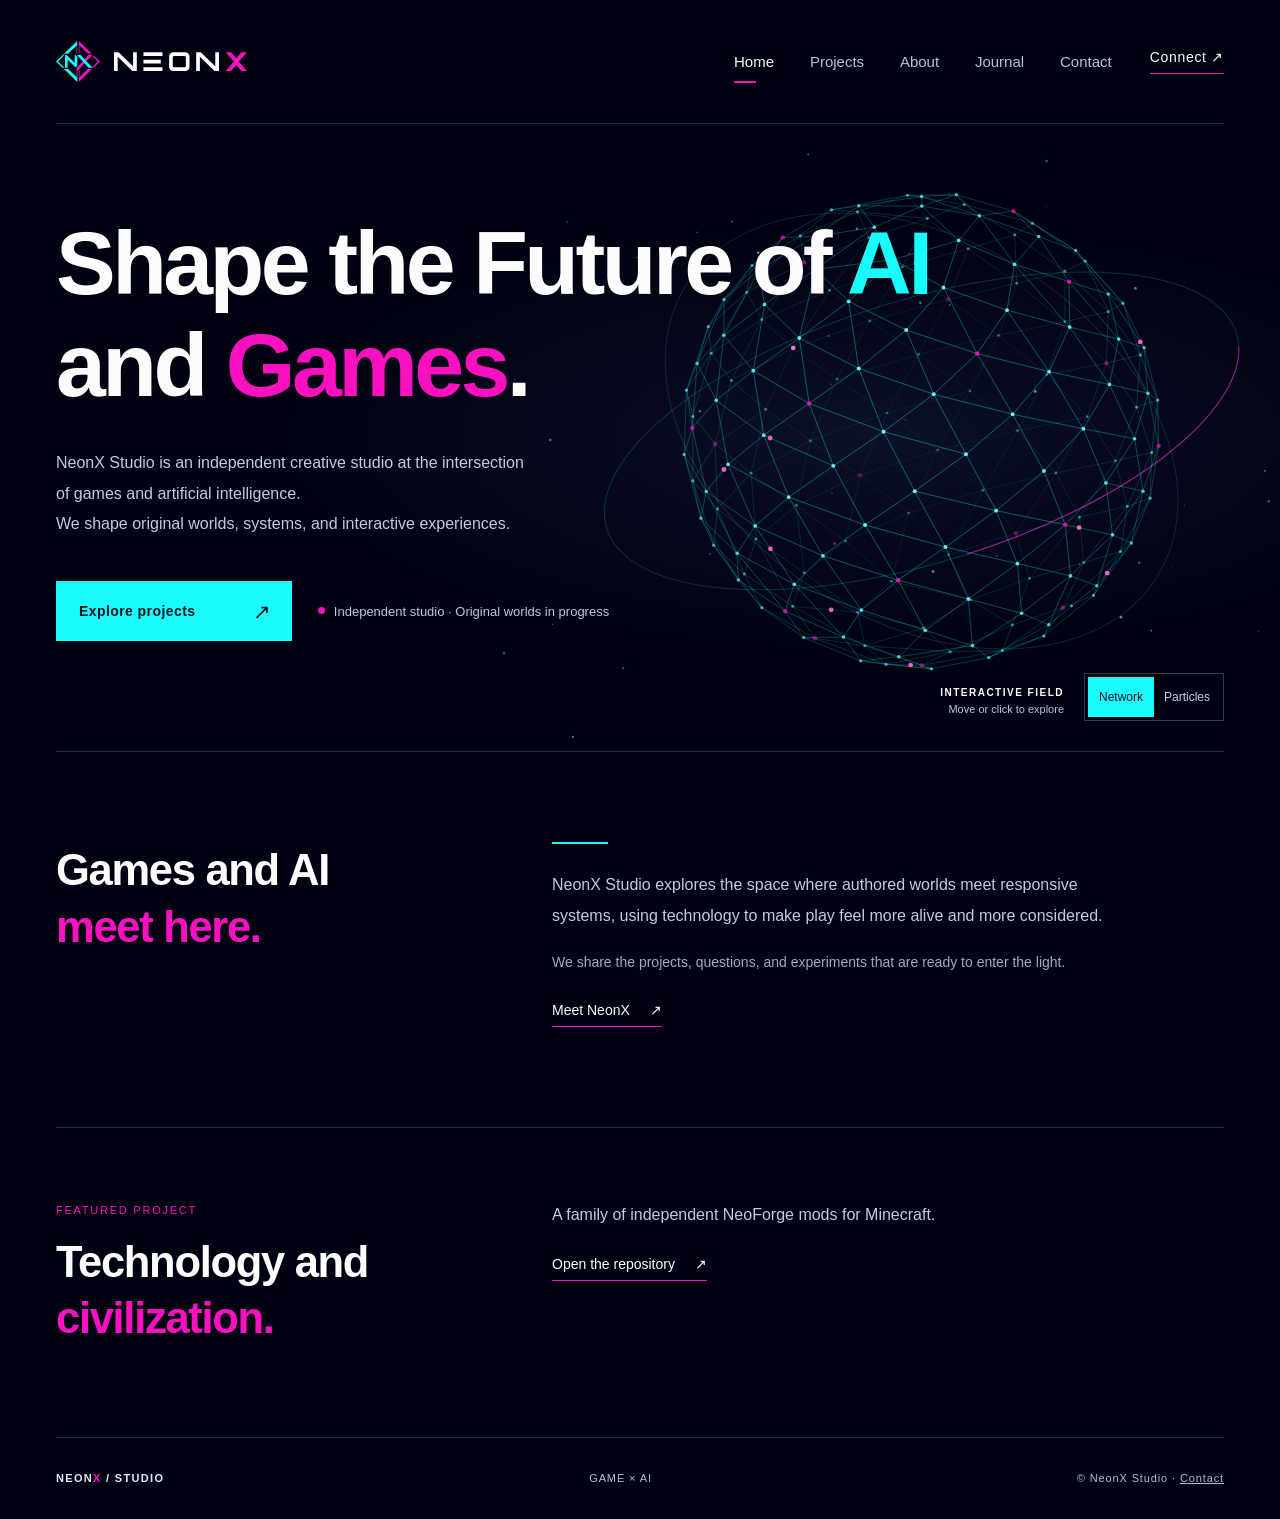
<file: index.html>
<!DOCTYPE html>
<html lang="en">
<head>
  <meta charset="UTF-8">
  <meta name="viewport" content="width=device-width, initial-scale=1">
  <meta name="content-language" content="en">
  <meta name="theme-color" content="#000211">
  <meta name="color-scheme" content="dark">
  <meta name="robots" content="index, follow">
  <meta name="description" content="NeonX Studio is an independent creative studio at the intersection of games and artificial intelligence, building original interactive experiences and experiments.">
  <link rel="canonical" href="https://neonx.top/">
  <link rel="icon" href="favicon.ico" sizes="any">
  <link rel="icon" href="assets/brand/favicon/favicon.svg" type="image/svg+xml">
  <link rel="icon" href="assets/brand/favicon/favicon-32.png" type="image/png" sizes="32x32">
  <link rel="apple-touch-icon" href="assets/brand/favicon/apple-touch-icon.png">
  <link rel="manifest" href="site.webmanifest">
  <meta property="og:type" content="website"><meta property="og:site_name" content="NeonX Studio"><meta property="og:locale" content="en_US">
  <meta property="og:title" content="NeonX Studio | Shape the Future of AI and Games"><meta property="og:description" content="An independent creative studio at the intersection of games and artificial intelligence."><meta property="og:url" content="https://neonx.top/"><meta property="og:image" content="https://neonx.top/assets/brand/png/neonx-social-1280x640.png"><meta property="og:image:alt" content="NeonX Studio brand mark">
  <meta name="twitter:card" content="summary_large_image"><meta name="twitter:title" content="NeonX Studio | Shape the Future of AI and Games"><meta name="twitter:description" content="An independent creative studio at the intersection of games and artificial intelligence."><meta name="twitter:image" content="https://neonx.top/assets/brand/png/neonx-social-1280x640.png">
  <title>NeonX Studio | Shape the Future of AI and Games</title>
  <script type="application/ld+json">
  {"@context":"https://schema.org","@graph":[{"@type":"Organization","@id":"https://neonx.top/#organization","name":"NeonX Studio","url":"https://neonx.top/","logo":"https://neonx.top/assets/brand/web/neonx-mark.svg","email":"mailto:neon_x_studio@163.com","description":"An independent creative studio at the intersection of games and artificial intelligence.","sameAs":["https://github.com/NeonX-Studio"]},{"@type":"WebSite","@id":"https://neonx.top/#website","url":"https://neonx.top/","name":"NeonX Studio","description":"An independent creative studio at the intersection of games and artificial intelligence.","publisher":{"@id":"https://neonx.top/#organization"},"inLanguage":"en"},{"@type":"WebPage","@id":"https://neonx.top/#webpage","url":"https://neonx.top/","name":"NeonX Studio | Shape the Future of AI and Games","isPartOf":{"@id":"https://neonx.top/#website"},"about":{"@id":"https://neonx.top/#organization"},"mainEntity":{"@id":"https://neonx.top/#project-list"},"inLanguage":"en"},{"@type":"ItemList","@id":"https://neonx.top/#project-list","name":"NeonX Studio featured projects","itemListElement":[{"@type":"ListItem","position":1,"name":"Minecraft Technology & Civilization","url":"https://github.com/NeonX-Studio/minecraft-technology-and-civilization","item":{"@id":"https://github.com/NeonX-Studio/minecraft-technology-and-civilization#project"}}]},{"@type":"CreativeWork","@id":"https://github.com/NeonX-Studio/minecraft-technology-and-civilization#project","name":"Minecraft Technology & Civilization","url":"https://github.com/NeonX-Studio/minecraft-technology-and-civilization","description":"A family of independent NeoForge mods for Minecraft.","creator":{"@id":"https://neonx.top/#organization"}}]}
  </script>
  <link rel="stylesheet" href="assets/css/site.css">
</head>
<body>
  <a class="skip-link visually-hidden" href="#main-content">Skip to content</a>
  <div class="page">
    <header class="header wrap">
      <a class="brand" href="/" aria-label="NeonX Studio home"><img class="brand-mark" src="assets/brand/web/neonx-mark.svg" alt="" width="684" height="643"><img class="brand-word" src="assets/brand/web/neonx-wordtype.svg" alt="NeonX Studio" width="806" height="80"></a>
      <div class="header-right"><nav class="nav" aria-label="Primary navigation"><a href="/" aria-current="page">Home</a><a href="projects.html">Projects</a><a href="about.html">About</a><a href="journal.html">Journal</a><a href="contact.html">Contact</a></nav><a class="header-action" href="contact.html">Connect ↗</a></div>
    </header>
    <main id="main-content">
      <section class="screen" id="home" aria-labelledby="home-title">
        <section class="hero"><div class="network" aria-hidden="true"><canvas id="network"></canvas></div><div class="hero-inner wrap"><h1 id="home-title" tabindex="-1">Shape the Future of <span class="hero-accent-ai">AI</span><br>and <span class="hero-accent-games">Games</span>.</h1><p class="hero-copy">NeonX Studio is an independent creative studio at the intersection of games and artificial intelligence.<br>We shape original worlds, systems, and interactive experiences.</p><div class="hero-actions"><a class="connect" href="projects.html">Explore projects <span aria-hidden="true">↗</span></a><span class="status">Independent studio · Original worlds in progress</span></div></div><div class="visual-controls" hidden><p class="visual-caption"><strong>INTERACTIVE FIELD</strong>Move or click to explore</p><div class="mode-switch" role="group" aria-label="Visual mode"><button type="button" data-mode="network" aria-pressed="true">Network</button><button type="button" data-mode="particles" aria-pressed="false">Particles</button></div></div></section>
        <section class="about wrap" aria-labelledby="about-title"><h2 id="about-title">Games and AI<br><span>meet here.</span></h2><div class="about-copy"><span class="about-line" aria-hidden="true"></span><p>NeonX Studio explores the space where authored worlds meet responsive systems, using technology to make play feel more alive and more considered.</p><p>We share the projects, questions, and experiments that are ready to enter the light.</p><a class="text-link" href="about.html">Meet NeonX <span aria-hidden="true">↗</span></a></div></section>
        <section class="home-projects wrap" aria-labelledby="featured-project-title"><div class="home-projects-heading"><span class="project-card-kicker">FEATURED PROJECT</span><h2 id="featured-project-title">Technology and<br><span>civilization.</span></h2></div><div class="home-projects-copy"><p>A family of independent NeoForge mods for Minecraft.</p><a class="text-link" href="https://github.com/NeonX-Studio/minecraft-technology-and-civilization" target="_blank" rel="noopener noreferrer" aria-label="Minecraft Technology and Civilization on GitHub">Open the repository <span aria-hidden="true">↗</span></a></div></section>
      </section>
    </main>
    <footer class="footer wrap"><span class="footer-title">NEON<span>X</span> / STUDIO</span><span>GAME × AI</span><span>© NeonX Studio · <a href="contact.html">Contact</a></span></footer>
  </div>
  <script src="assets/js/site.js" defer></script><script src="assets/js/home.js" defer></script>
</body>
</html>
</file>
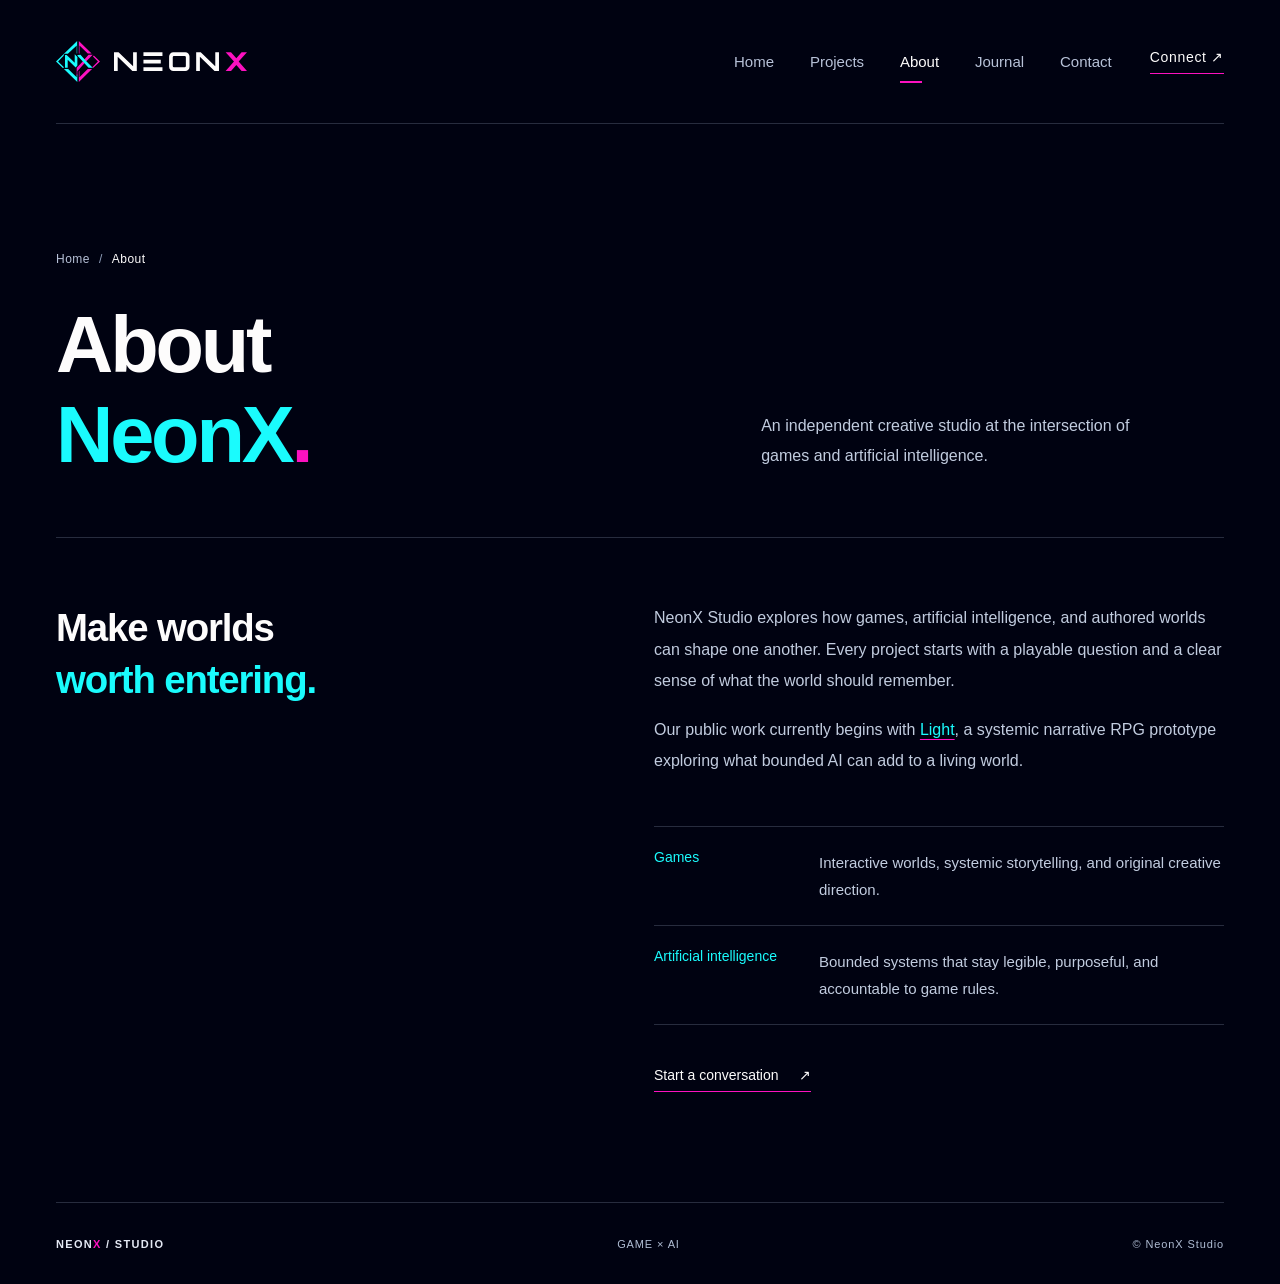
<file: about.html>
<!DOCTYPE html>
<html lang="en">
<head>
  <meta charset="UTF-8"><meta name="viewport" content="width=device-width, initial-scale=1"><meta name="content-language" content="en"><meta name="theme-color" content="#000211"><meta name="color-scheme" content="dark"><meta name="robots" content="index, follow">
  <meta name="description" content="Learn how NeonX Studio explores the intersection of games and artificial intelligence through original interactive work.">
  <link rel="canonical" href="https://neonx.top/about.html"><link rel="icon" href="favicon.ico" sizes="any"><link rel="icon" href="assets/brand/favicon/favicon.svg" type="image/svg+xml"><link rel="apple-touch-icon" href="assets/brand/favicon/apple-touch-icon.png">
  <meta property="og:type" content="website"><meta property="og:site_name" content="NeonX Studio"><meta property="og:locale" content="en_US"><meta property="og:title" content="About NeonX Studio | Games and Artificial Intelligence"><meta property="og:description" content="An independent creative studio at the intersection of games and artificial intelligence."><meta property="og:url" content="https://neonx.top/about.html"><meta property="og:image" content="https://neonx.top/assets/brand/png/neonx-social-1280x640.png"><meta property="og:image:alt" content="NeonX Studio brand mark"><meta name="twitter:card" content="summary_large_image"><meta name="twitter:title" content="About | NeonX Studio"><meta name="twitter:description" content="An independent creative studio at the intersection of games and artificial intelligence."><meta name="twitter:image" content="https://neonx.top/assets/brand/png/neonx-social-1280x640.png"><title>About NeonX Studio | Games and Artificial Intelligence</title>
  <script type="application/ld+json">{"@context":"https://schema.org","@graph":[{"@type":"AboutPage","@id":"https://neonx.top/about.html#webpage","url":"https://neonx.top/about.html","name":"About NeonX Studio | Games and Artificial Intelligence","description":"Learn how NeonX Studio explores the intersection of games and artificial intelligence through original interactive work.","isPartOf":{"@id":"https://neonx.top/#website"},"about":{"@id":"https://neonx.top/#organization"},"breadcrumb":{"@id":"https://neonx.top/about.html#breadcrumb"},"inLanguage":"en"},{"@type":"BreadcrumbList","@id":"https://neonx.top/about.html#breadcrumb","itemListElement":[{"@type":"ListItem","position":1,"name":"Home","item":"https://neonx.top/"},{"@type":"ListItem","position":2,"name":"About","item":"https://neonx.top/about.html"}]},{"@type":"Organization","@id":"https://neonx.top/#organization","name":"NeonX Studio","url":"https://neonx.top/","email":"mailto:neon_x_studio@163.com","description":"An independent creative studio at the intersection of games and artificial intelligence.","sameAs":["https://github.com/NeonX-Studio"]}]}</script>
  <link rel="stylesheet" href="assets/css/site.css">
</head>
<body><a class="skip-link visually-hidden" href="#main-content">Skip to content</a><div class="page"><header class="header wrap"><a class="brand" href="/" aria-label="NeonX Studio home"><img class="brand-mark" src="assets/brand/web/neonx-mark.svg" alt="" width="684" height="643"><img class="brand-word" src="assets/brand/web/neonx-wordtype.svg" alt="NeonX Studio" width="806" height="80"></a><div class="header-right"><nav class="nav" aria-label="Primary navigation"><a href="/">Home</a><a href="projects.html">Projects</a><a href="about.html" aria-current="page">About</a><a href="journal.html">Journal</a><a href="contact.html">Contact</a></nav><a class="header-action" href="contact.html">Connect ↗</a></div></header><main id="main-content" class="subpage wrap"><nav class="breadcrumbs" aria-label="Breadcrumb"><a href="/">Home</a><span aria-hidden="true">/</span><span aria-current="page">About</span></nav><div class="page-heading"><h1 tabindex="-1">About<br><span>NeonX</span><em>.</em></h1><p>An independent creative studio at the intersection of games and artificial intelligence.</p></div><div class="section-body"><h2>Make worlds<br><span>worth entering.</span></h2><div><p>NeonX Studio explores how games, artificial intelligence, and authored worlds can shape one another. Every project starts with a playable question and a clear sense of what the world should remember.</p><p>Our public work currently begins with <a class="inline-link" href="light.html">Light</a>, a systemic narrative RPG prototype exploring what bounded AI can add to a living world.</p><dl class="feature-list"><div><dt>Games</dt><dd>Interactive worlds, systemic storytelling, and original creative direction.</dd></div><div><dt>Artificial intelligence</dt><dd>Bounded systems that stay legible, purposeful, and accountable to game rules.</dd></div></dl><a class="text-link" href="contact.html">Start a conversation <span aria-hidden="true">↗</span></a></div></div></main><footer class="footer wrap"><span class="footer-title">NEON<span>X</span> / STUDIO</span><span>GAME × AI</span><span>© NeonX Studio</span></footer></div></body></html>
</file>
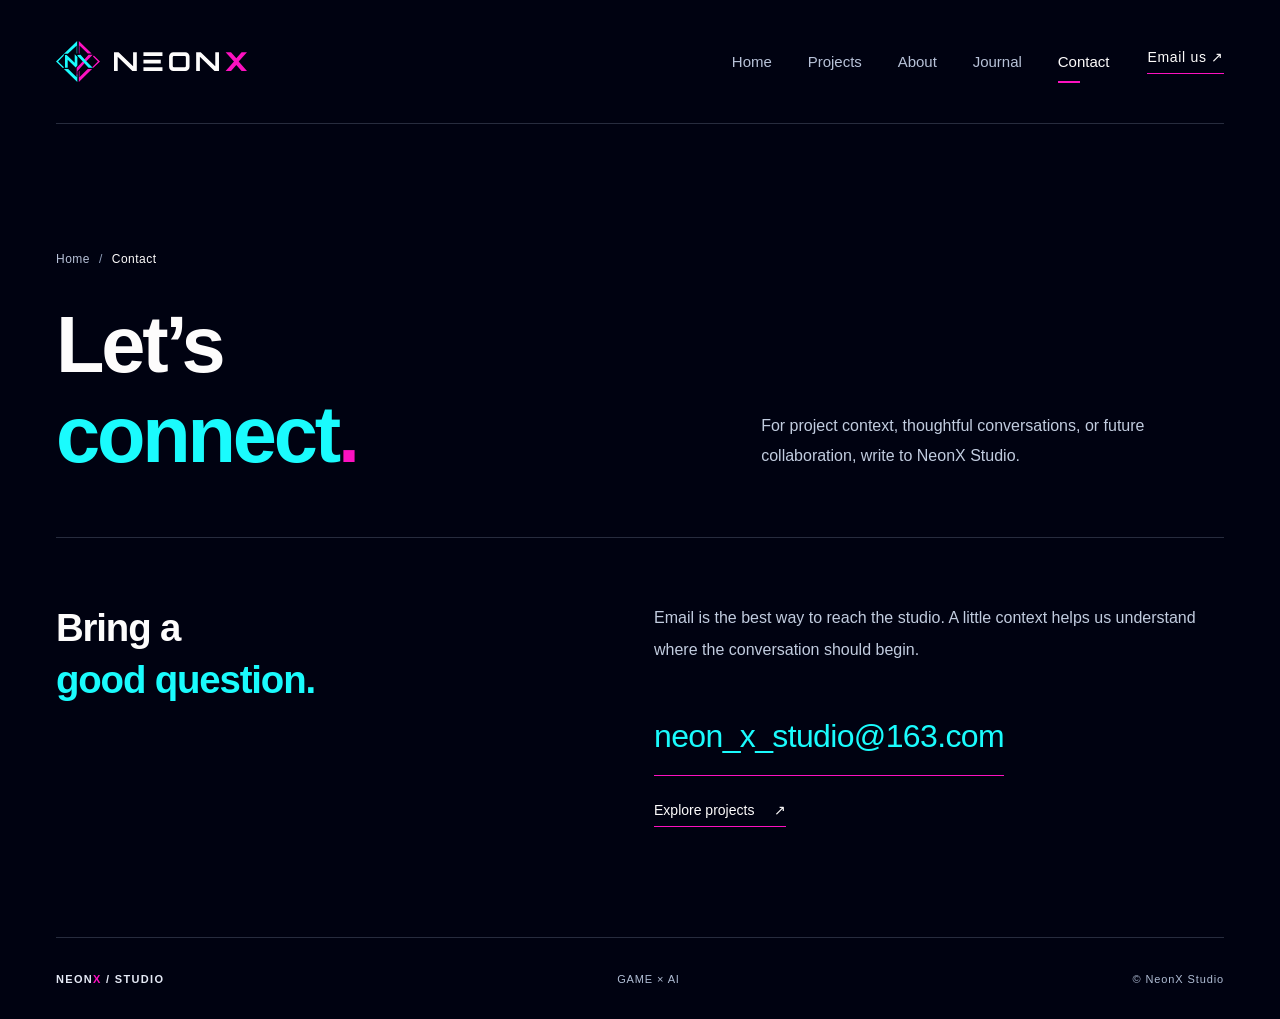
<file: contact.html>
<!DOCTYPE html>
<html lang="en">
<head>
  <meta charset="UTF-8"><meta name="viewport" content="width=device-width, initial-scale=1"><meta name="content-language" content="en"><meta name="theme-color" content="#000211"><meta name="color-scheme" content="dark"><meta name="robots" content="index, follow">
  <meta name="description" content="Contact NeonX Studio at neon_x_studio@163.com for project context, creative conversations, and future collaboration.">
  <link rel="canonical" href="https://neonx.top/contact.html"><link rel="icon" href="favicon.ico" sizes="any"><link rel="icon" href="assets/brand/favicon/favicon.svg" type="image/svg+xml"><link rel="apple-touch-icon" href="assets/brand/favicon/apple-touch-icon.png"><meta property="og:type" content="website"><meta property="og:site_name" content="NeonX Studio"><meta property="og:locale" content="en_US"><meta property="og:title" content="Contact | NeonX Studio"><meta property="og:description" content="Reach NeonX Studio by email."><meta property="og:url" content="https://neonx.top/contact.html"><meta property="og:image" content="https://neonx.top/assets/brand/png/neonx-social-1280x640.png"><meta property="og:image:alt" content="NeonX Studio brand mark"><meta name="twitter:card" content="summary_large_image"><meta name="twitter:title" content="Contact | NeonX Studio"><meta name="twitter:description" content="Reach NeonX Studio by email."><meta name="twitter:image" content="https://neonx.top/assets/brand/png/neonx-social-1280x640.png"><title>Contact | NeonX Studio</title>
  <script type="application/ld+json">{"@context":"https://schema.org","@graph":[{"@type":"ContactPage","@id":"https://neonx.top/contact.html#webpage","url":"https://neonx.top/contact.html","name":"Contact | NeonX Studio","description":"Contact NeonX Studio by email.","isPartOf":{"@id":"https://neonx.top/#website"},"about":{"@id":"https://neonx.top/#organization"},"breadcrumb":{"@id":"https://neonx.top/contact.html#breadcrumb"},"inLanguage":"en"},{"@type":"BreadcrumbList","@id":"https://neonx.top/contact.html#breadcrumb","itemListElement":[{"@type":"ListItem","position":1,"name":"Home","item":"https://neonx.top/"},{"@type":"ListItem","position":2,"name":"Contact","item":"https://neonx.top/contact.html"}]},{"@type":"Organization","@id":"https://neonx.top/#organization","name":"NeonX Studio","url":"https://neonx.top/","email":"mailto:neon_x_studio@163.com","description":"An independent creative studio at the intersection of games and artificial intelligence.","sameAs":["https://github.com/NeonX-Studio"]}]}</script><link rel="stylesheet" href="assets/css/site.css">
</head>
<body><a class="skip-link visually-hidden" href="#main-content">Skip to content</a><div class="page"><header class="header wrap"><a class="brand" href="/" aria-label="NeonX Studio home"><img class="brand-mark" src="assets/brand/web/neonx-mark.svg" alt="" width="684" height="643"><img class="brand-word" src="assets/brand/web/neonx-wordtype.svg" alt="NeonX Studio" width="806" height="80"></a><div class="header-right"><nav class="nav" aria-label="Primary navigation"><a href="/">Home</a><a href="projects.html">Projects</a><a href="about.html">About</a><a href="journal.html">Journal</a><a href="contact.html" aria-current="page">Contact</a></nav><a class="header-action" href="mailto:neon_x_studio@163.com">Email us ↗</a></div></header><main id="main-content" class="subpage wrap"><nav class="breadcrumbs" aria-label="Breadcrumb"><a href="/">Home</a><span aria-hidden="true">/</span><span aria-current="page">Contact</span></nav><div class="page-heading"><h1 tabindex="-1">Let’s<br><span>connect</span><em>.</em></h1><p>For project context, thoughtful conversations, or future collaboration, write to NeonX Studio.</p></div><div class="section-body"><h2>Bring a<br><span>good question.</span></h2><div><p>Email is the best way to reach the studio. A little context helps us understand where the conversation should begin.</p><p><a class="contact-email" href="mailto:neon_x_studio@163.com">neon_x_studio@163.com</a></p><a class="text-link" href="projects.html">Explore projects <span aria-hidden="true">↗</span></a></div></div></main><footer class="footer wrap"><span class="footer-title">NEON<span>X</span> / STUDIO</span><span>GAME × AI</span><span>© NeonX Studio</span></footer></div></body></html>
</file>
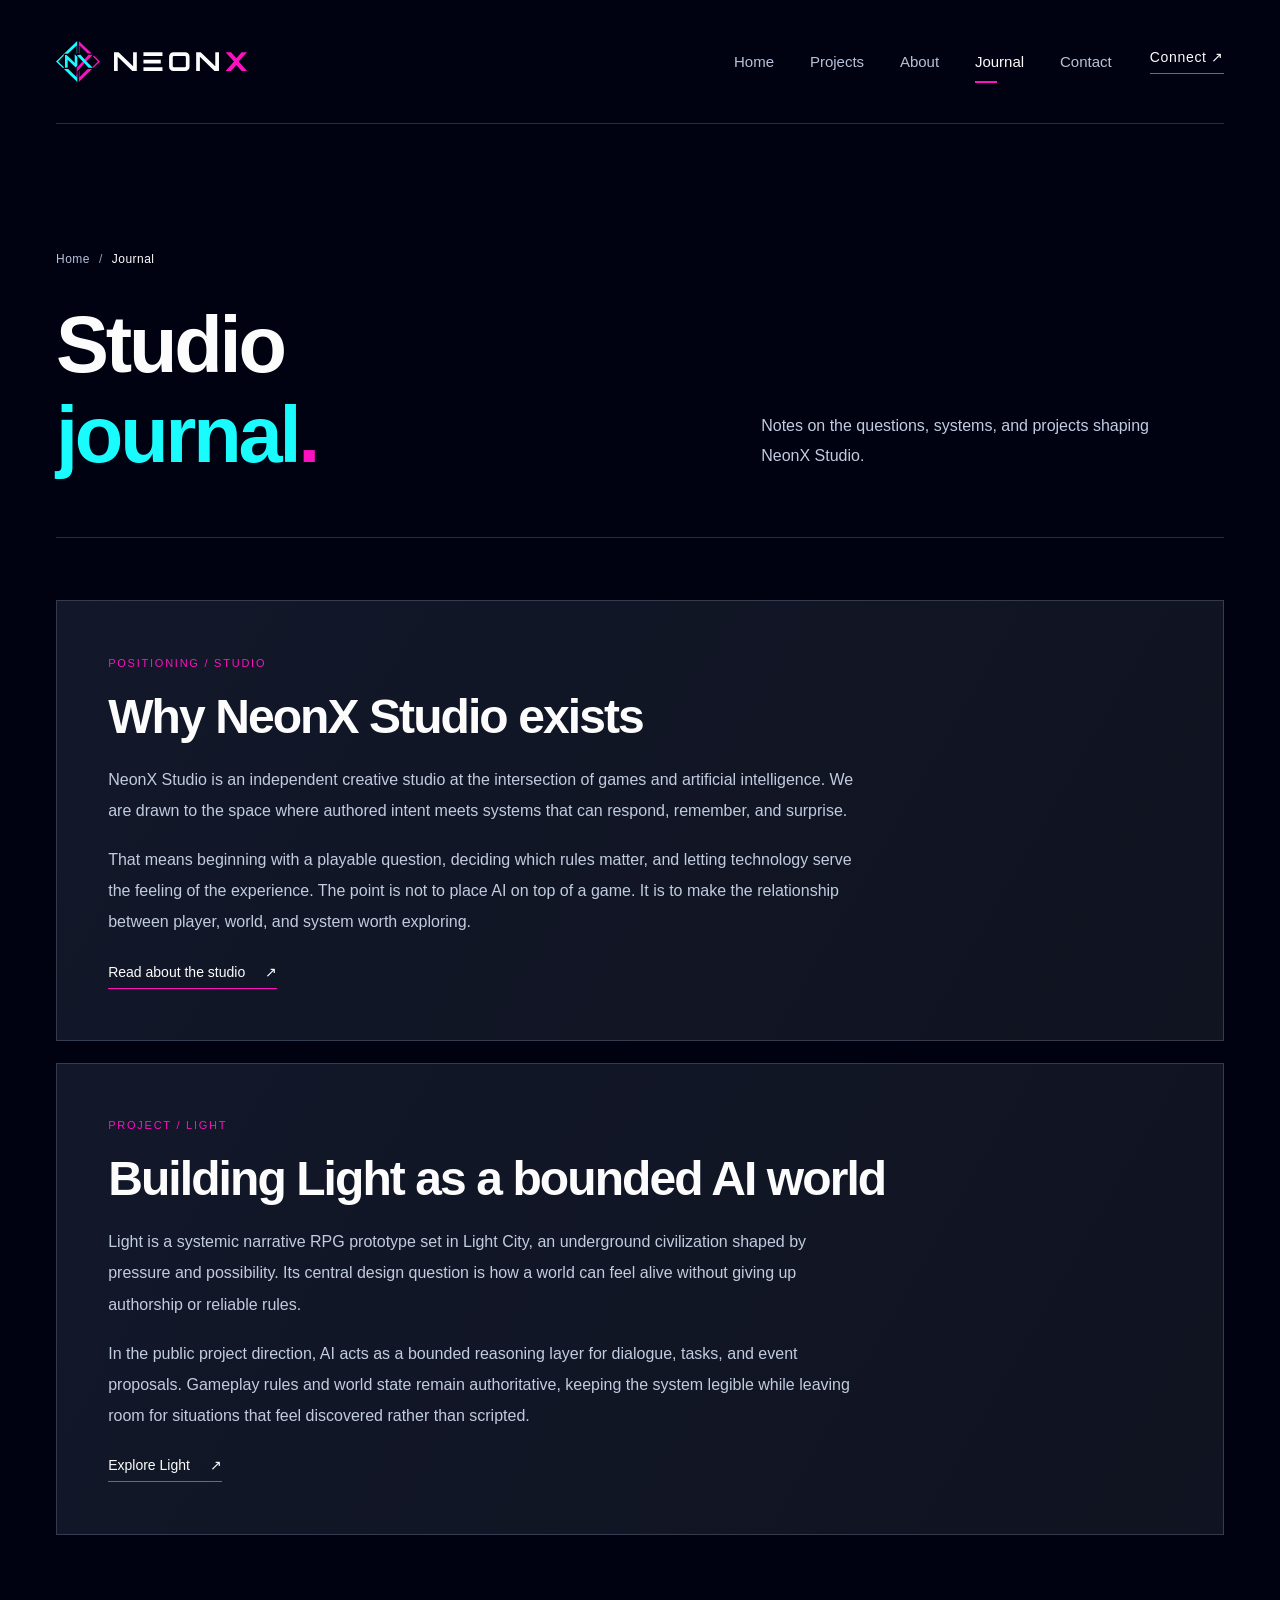
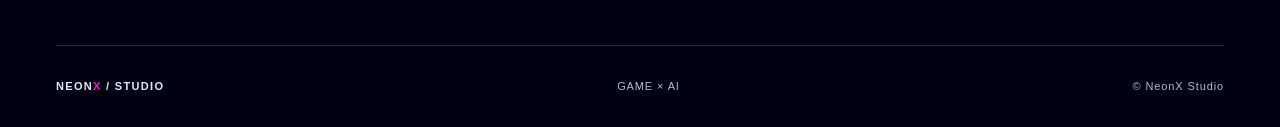
<file: journal.html>
<!DOCTYPE html>
<html lang="en">
<head>
  <meta charset="UTF-8"><meta name="viewport" content="width=device-width, initial-scale=1"><meta name="content-language" content="en"><meta name="theme-color" content="#000211"><meta name="color-scheme" content="dark"><meta name="robots" content="index, follow"><meta name="description" content="Read NeonX Studio notes on games, artificial intelligence, and the systems behind Light."><link rel="canonical" href="https://neonx.top/journal.html"><link rel="icon" href="favicon.ico" sizes="any"><link rel="icon" href="assets/brand/favicon/favicon.svg" type="image/svg+xml"><link rel="apple-touch-icon" href="assets/brand/favicon/apple-touch-icon.png"><meta property="og:type" content="website"><meta property="og:site_name" content="NeonX Studio"><meta property="og:locale" content="en_US"><meta property="og:title" content="Journal | NeonX Studio"><meta property="og:description" content="Notes on games, artificial intelligence, and the systems behind Light."><meta property="og:url" content="https://neonx.top/journal.html"><meta property="og:image" content="https://neonx.top/assets/brand/png/neonx-social-1280x640.png"><meta property="og:image:alt" content="NeonX Studio brand mark"><meta name="twitter:card" content="summary_large_image"><meta name="twitter:title" content="Journal | NeonX Studio"><meta name="twitter:description" content="Notes on games, artificial intelligence, and the systems behind Light."><meta name="twitter:image" content="https://neonx.top/assets/brand/png/neonx-social-1280x640.png"><title>Journal | NeonX Studio</title>
  <script type="application/ld+json">{"@context":"https://schema.org","@graph":[{"@type":"CollectionPage","@id":"https://neonx.top/journal.html#webpage","url":"https://neonx.top/journal.html","name":"Journal | NeonX Studio","description":"Notes on games, artificial intelligence, and the systems behind Light.","isPartOf":{"@id":"https://neonx.top/#website"},"about":{"@id":"https://neonx.top/#organization"},"breadcrumb":{"@id":"https://neonx.top/journal.html#breadcrumb"},"inLanguage":"en"},{"@type":"ItemList","@id":"https://neonx.top/journal.html#articles","name":"NeonX Studio Journal","itemListElement":[{"@type":"ListItem","position":1,"name":"Why NeonX Studio exists","url":"https://neonx.top/journal.html#why-neonx"},{"@type":"ListItem","position":2,"name":"Building Light as a bounded AI world","url":"https://neonx.top/journal.html#light-systems"}]},{"@type":"BreadcrumbList","@id":"https://neonx.top/journal.html#breadcrumb","itemListElement":[{"@type":"ListItem","position":1,"name":"Home","item":"https://neonx.top/"},{"@type":"ListItem","position":2,"name":"Journal","item":"https://neonx.top/journal.html"}]},{"@type":"Organization","@id":"https://neonx.top/#organization","name":"NeonX Studio","url":"https://neonx.top/","email":"mailto:neon_x_studio@163.com","sameAs":["https://github.com/NeonX-Studio"]}]}</script><link rel="stylesheet" href="assets/css/site.css">
</head>
<body><a class="skip-link visually-hidden" href="#main-content">Skip to content</a><div class="page"><header class="header wrap"><a class="brand" href="/" aria-label="NeonX Studio home"><img class="brand-mark" src="assets/brand/web/neonx-mark.svg" alt="" width="684" height="643"><img class="brand-word" src="assets/brand/web/neonx-wordtype.svg" alt="NeonX Studio" width="806" height="80"></a><div class="header-right"><nav class="nav" aria-label="Primary navigation"><a href="/">Home</a><a href="projects.html">Projects</a><a href="about.html">About</a><a href="journal.html" aria-current="page">Journal</a><a href="contact.html">Contact</a></nav><a class="header-action" href="contact.html">Connect ↗</a></div></header><main id="main-content" class="subpage wrap"><nav class="breadcrumbs" aria-label="Breadcrumb"><a href="/">Home</a><span aria-hidden="true">/</span><span aria-current="page">Journal</span></nav><div class="page-heading"><h1 tabindex="-1">Studio<br><span>journal</span><em>.</em></h1><p>Notes on the questions, systems, and projects shaping NeonX Studio.</p></div><div class="journal-list"><article class="journal-entry" id="why-neonx"><span class="project-card-kicker">POSITIONING / STUDIO</span><h2>Why NeonX Studio exists</h2><p>NeonX Studio is an independent creative studio at the intersection of games and artificial intelligence. We are drawn to the space where authored intent meets systems that can respond, remember, and surprise.</p><p>That means beginning with a playable question, deciding which rules matter, and letting technology serve the feeling of the experience. The point is not to place AI on top of a game. It is to make the relationship between player, world, and system worth exploring.</p><a class="text-link" href="about.html">Read about the studio <span aria-hidden="true">↗</span></a></article><article class="journal-entry" id="light-systems"><span class="project-card-kicker">PROJECT / LIGHT</span><h2>Building Light as a bounded AI world</h2><p>Light is a systemic narrative RPG prototype set in Light City, an underground civilization shaped by pressure and possibility. Its central design question is how a world can feel alive without giving up authorship or reliable rules.</p><p>In the public project direction, AI acts as a bounded reasoning layer for dialogue, tasks, and event proposals. Gameplay rules and world state remain authoritative, keeping the system legible while leaving room for situations that feel discovered rather than scripted.</p><a class="text-link" href="light.html">Explore Light <span aria-hidden="true">↗</span></a></article></div></main><footer class="footer wrap"><span class="footer-title">NEON<span>X</span> / STUDIO</span><span>GAME × AI</span><span>© NeonX Studio</span></footer></div></body></html>
</file>
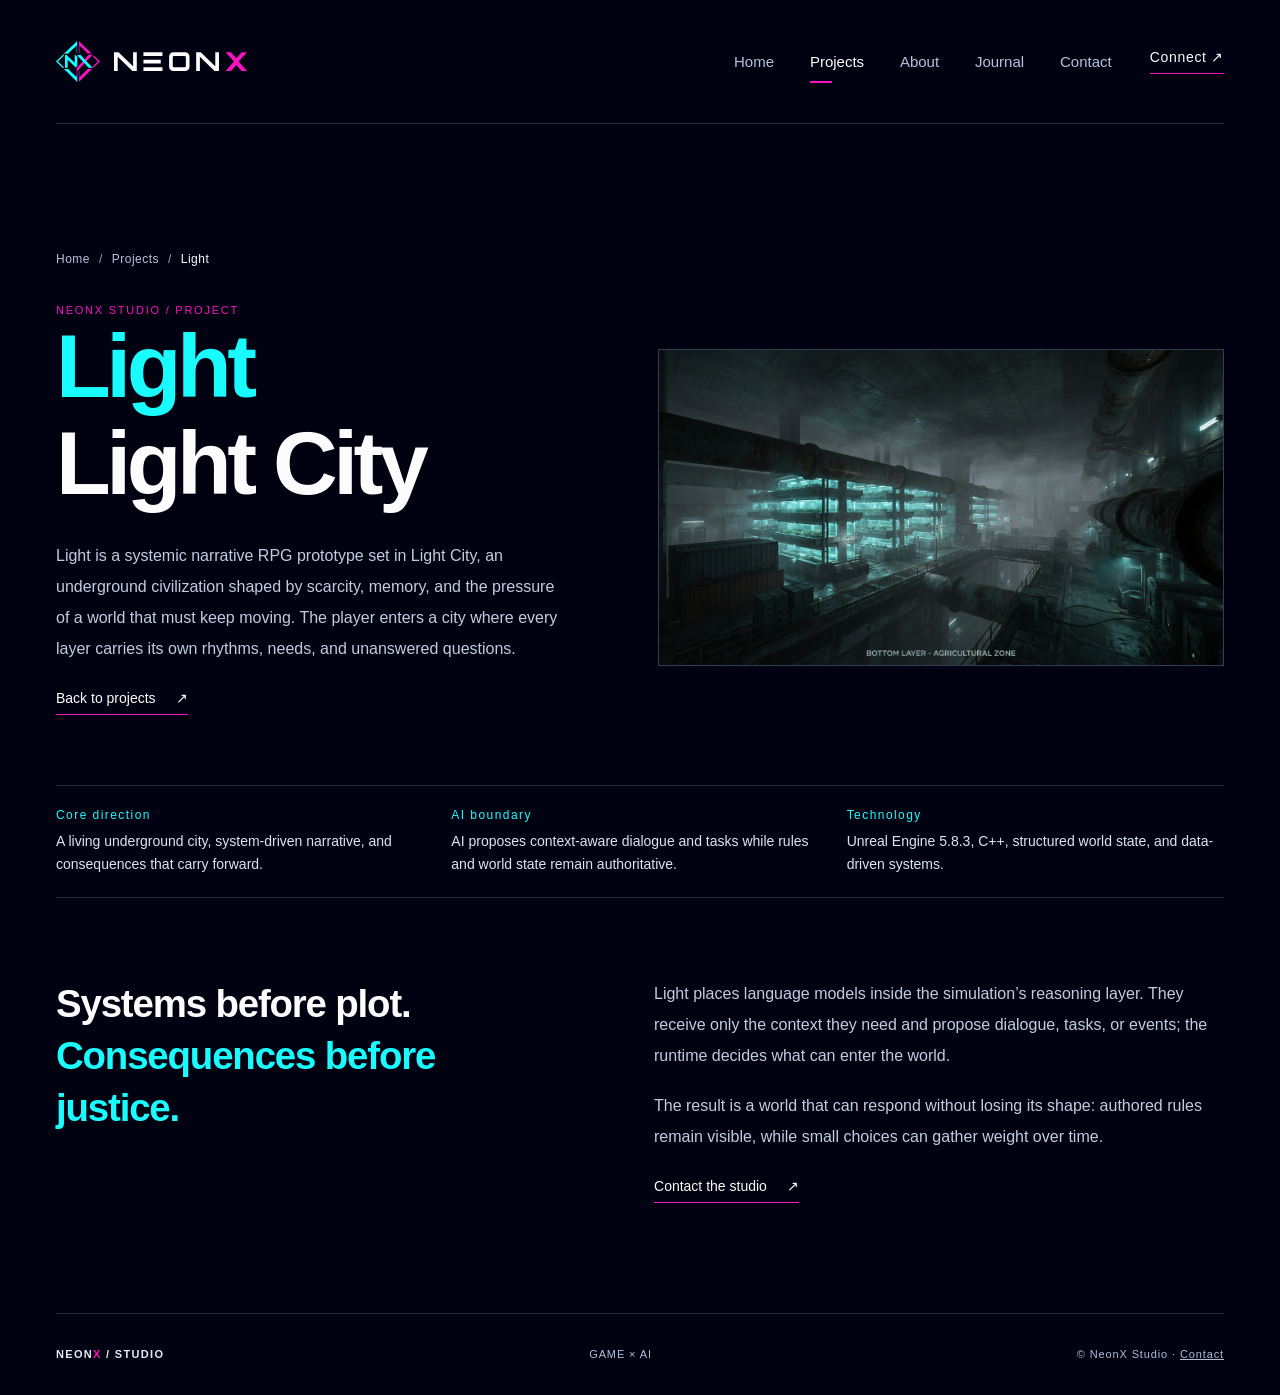
<file: light.html>
<!DOCTYPE html>
<html lang="en">
<head>
  <meta charset="UTF-8">
  <meta name="viewport" content="width=device-width, initial-scale=1">
  <meta name="content-language" content="en">
  <meta name="theme-color" content="#000211">
  <meta name="color-scheme" content="dark">
  <meta name="robots" content="index, follow">
  <meta name="description" content="Light is NeonX Studio's AI-native systemic narrative RPG prototype, exploring bounded AI, persistent consequences, and system-driven storytelling.">
  <link rel="canonical" href="https://neonx.top/light.html">
  <link rel="icon" href="favicon.ico" sizes="any"><link rel="icon" href="assets/brand/favicon/favicon.svg" type="image/svg+xml"><link rel="apple-touch-icon" href="assets/brand/favicon/apple-touch-icon.png">
  <meta property="og:type" content="article"><meta property="og:site_name" content="NeonX Studio"><meta property="og:locale" content="en_US"><meta property="og:title" content="Light | NeonX Studio"><meta property="og:description" content="An AI-native systemic narrative RPG prototype." ><meta property="og:url" content="https://neonx.top/light.html"><meta property="og:image" content="https://neonx.top/assets/projects/light-keyart.png"><meta property="og:image:alt" content="Light concept art">
  <meta name="twitter:card" content="summary_large_image"><meta name="twitter:title" content="Light | NeonX Studio"><meta name="twitter:description" content="A systemic narrative RPG prototype shaped by bounded AI."><meta name="twitter:image" content="https://neonx.top/assets/projects/light-keyart.png">
  <title>Light | NeonX Studio</title>
  <script type="application/ld+json">
  {"@context":"https://schema.org","@graph":[{"@type":["CreativeWork","VideoGame"],"@id":"https://neonx.top/light.html#light","name":"Light","url":"https://neonx.top/light.html","description":"AI-native systemic narrative RPG prototype exploring bounded AI, persistent consequences, and system-driven storytelling.","genre":["Role-playing video game","Narrative game"],"gameEngine":"Unreal Engine 5.8.3","creator":{"@id":"https://neonx.top/#organization"},"image":"https://neonx.top/assets/projects/light-keyart.png","mainEntityOfPage":{"@id":"https://neonx.top/light.html#webpage"}},{"@type":"WebPage","@id":"https://neonx.top/light.html#webpage","url":"https://neonx.top/light.html","name":"Light | NeonX Studio","description":"Light is NeonX Studio's AI-native systemic narrative RPG prototype, exploring bounded AI, persistent consequences, and system-driven storytelling.","isPartOf":{"@id":"https://neonx.top/#website"},"about":{"@id":"https://neonx.top/light.html#light"},"breadcrumb":{"@id":"https://neonx.top/light.html#breadcrumb"},"inLanguage":"en"},{"@type":"BreadcrumbList","@id":"https://neonx.top/light.html#breadcrumb","itemListElement":[{"@type":"ListItem","position":1,"name":"Home","item":"https://neonx.top/"},{"@type":"ListItem","position":2,"name":"Projects","item":"https://neonx.top/projects.html"},{"@type":"ListItem","position":3,"name":"Light","item":"https://neonx.top/light.html"}]},{"@type":"Organization","@id":"https://neonx.top/#organization","name":"NeonX Studio","url":"https://neonx.top/","sameAs":["https://github.com/NeonX-Studio"]}]}
  </script>
  <link rel="stylesheet" href="assets/css/site.css">
</head>
<body>
  <a class="skip-link visually-hidden" href="#main-content">Skip to content</a>
  <div class="page">
    <header class="header wrap"><a class="brand" href="/" aria-label="NeonX Studio home"><img class="brand-mark" src="assets/brand/web/neonx-mark.svg" alt="" width="684" height="643"><img class="brand-word" src="assets/brand/web/neonx-wordtype.svg" alt="NeonX Studio" width="806" height="80"></a><div class="header-right"><nav class="nav" aria-label="Primary navigation"><a href="/">Home</a><a href="projects.html" aria-current="page">Projects</a><a href="about.html">About</a><a href="journal.html">Journal</a><a href="contact.html">Contact</a></nav><a class="header-action" href="contact.html">Connect ↗</a></div></header>
    <main id="main-content" class="subpage wrap"><nav class="breadcrumbs" aria-label="Breadcrumb"><a href="/">Home</a><span aria-hidden="true">/</span><a href="projects.html">Projects</a><span aria-hidden="true">/</span><span aria-current="page">Light</span></nav><section class="project-hero"><div><span class="project-card-kicker">NEONX STUDIO / PROJECT</span><h1><span>Light</span><br>Light City</h1><p class="project-hero-copy">Light is a systemic narrative RPG prototype set in Light City, an underground civilization shaped by scarcity, memory, and the pressure of a world that must keep moving. The player enters a city where every layer carries its own rhythms, needs, and unanswered questions.</p><a class="text-link" href="projects.html">Back to projects <span aria-hidden="true">↗</span></a></div><figure class="project-art"><img src="assets/projects/light-keyart.png" alt="Concept art for Light" width="960" height="540" fetchpriority="high"></figure></section><dl class="project-facts"><div><dt>Core direction</dt><dd>A living underground city, system-driven narrative, and consequences that carry forward.</dd></div><div><dt>AI boundary</dt><dd>AI proposes context-aware dialogue and tasks while rules and world state remain authoritative.</dd></div><div><dt>Technology</dt><dd>Unreal Engine 5.8.3, C++, structured world state, and data-driven systems.</dd></div></dl><section class="section-body"><h2>Systems before plot.<br><span>Consequences before justice.</span></h2><div><p>Light places language models inside the simulation’s reasoning layer. They receive only the context they need and propose dialogue, tasks, or events; the runtime decides what can enter the world.</p><p>The result is a world that can respond without losing its shape: authored rules remain visible, while small choices can gather weight over time.</p><a class="text-link" href="contact.html">Contact the studio <span aria-hidden="true">↗</span></a></div></section></main>
    <footer class="footer wrap"><span class="footer-title">NEON<span>X</span> / STUDIO</span><span>GAME × AI</span><span>© NeonX Studio · <a href="contact.html">Contact</a></span></footer>
  </div>
</body>
</html>
</file>
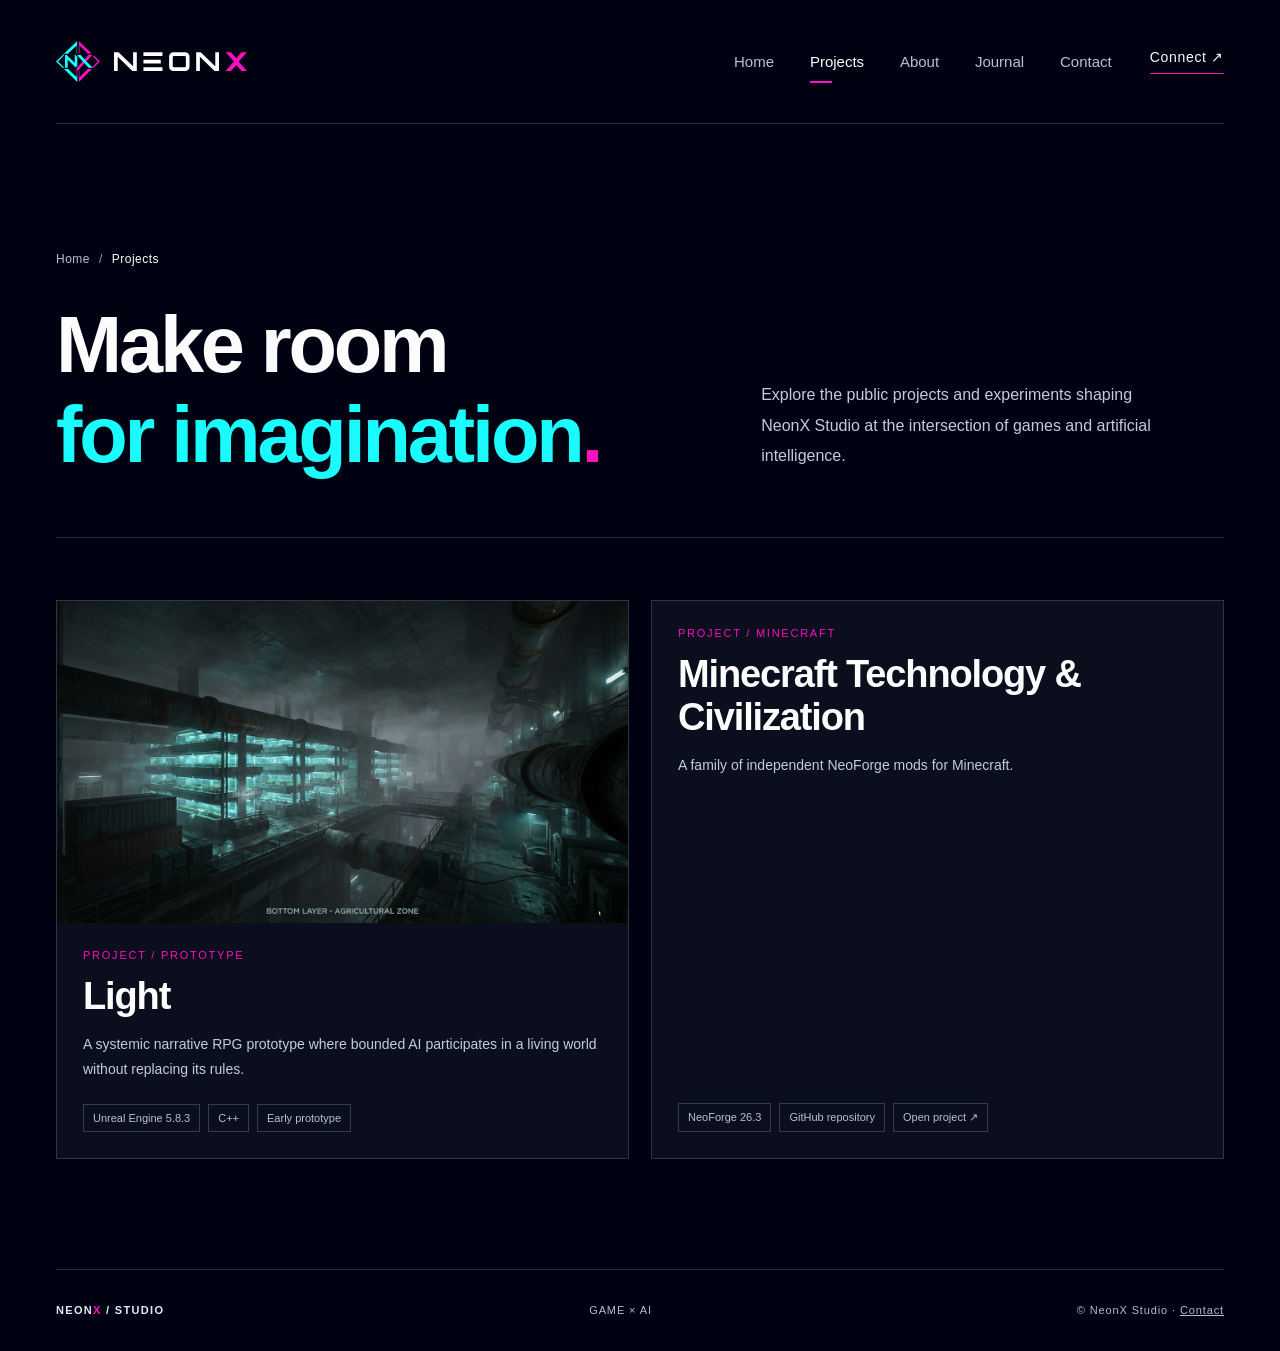
<file: projects.html>
<!DOCTYPE html>
<html lang="en">
<head>
  <meta charset="UTF-8">
  <meta name="viewport" content="width=device-width, initial-scale=1">
  <meta name="content-language" content="en">
  <meta name="theme-color" content="#000211">
  <meta name="color-scheme" content="dark">
  <meta name="robots" content="index, follow">
  <meta name="description" content="Explore NeonX Studio projects at the intersection of games and artificial intelligence.">
  <link rel="canonical" href="https://neonx.top/projects.html">
  <link rel="icon" href="favicon.ico" sizes="any">
  <link rel="icon" href="assets/brand/favicon/favicon.svg" type="image/svg+xml">
  <link rel="apple-touch-icon" href="assets/brand/favicon/apple-touch-icon.png">
  <meta property="og:type" content="website"><meta property="og:site_name" content="NeonX Studio"><meta property="og:locale" content="en_US"><meta property="og:title" content="Projects | NeonX Studio"><meta property="og:description" content="Explore NeonX Studio projects and experiments." ><meta property="og:url" content="https://neonx.top/projects.html"><meta property="og:image" content="https://neonx.top/assets/brand/png/neonx-social-1280x640.png"><meta property="og:image:alt" content="NeonX Studio brand mark">
  <meta name="twitter:card" content="summary_large_image"><meta name="twitter:title" content="Projects | NeonX Studio"><meta name="twitter:description" content="Explore NeonX Studio projects and experiments."><meta name="twitter:image" content="https://neonx.top/assets/brand/png/neonx-social-1280x640.png">
  <title>Projects | NeonX Studio</title>
  <script type="application/ld+json">
  {"@context":"https://schema.org","@graph":[{"@type":"CollectionPage","@id":"https://neonx.top/projects.html#webpage","url":"https://neonx.top/projects.html","name":"Projects | NeonX Studio","description":"Explore NeonX Studio projects and experiments.","isPartOf":{"@id":"https://neonx.top/#website"},"about":{"@id":"https://neonx.top/#organization"},"mainEntity":{"@id":"https://neonx.top/projects.html#project-list"},"breadcrumb":{"@id":"https://neonx.top/projects.html#breadcrumb"},"inLanguage":"en"},{"@type":"ItemList","@id":"https://neonx.top/projects.html#project-list","name":"NeonX Studio public projects","itemListElement":[{"@type":"ListItem","position":1,"name":"Light","url":"https://neonx.top/light.html","item":{"@id":"https://neonx.top/light.html#light"}},{"@type":"ListItem","position":2,"name":"Minecraft Technology & Civilization","url":"https://github.com/NeonX-Studio/minecraft-technology-and-civilization","item":{"@id":"https://github.com/NeonX-Studio/minecraft-technology-and-civilization#project"}}]},{"@type":"CreativeWork","@id":"https://github.com/NeonX-Studio/minecraft-technology-and-civilization#project","name":"Minecraft Technology & Civilization","url":"https://github.com/NeonX-Studio/minecraft-technology-and-civilization","description":"A family of independent NeoForge mods for Minecraft.","creator":{"@id":"https://neonx.top/#organization"}},{"@type":"BreadcrumbList","@id":"https://neonx.top/projects.html#breadcrumb","itemListElement":[{"@type":"ListItem","position":1,"name":"Home","item":"https://neonx.top/"},{"@type":"ListItem","position":2,"name":"Projects","item":"https://neonx.top/projects.html"}]},{"@type":"Organization","@id":"https://neonx.top/#organization","name":"NeonX Studio","url":"https://neonx.top/","sameAs":["https://github.com/NeonX-Studio"]}]}
  </script>
  <link rel="stylesheet" href="assets/css/site.css">
</head>
<body>
  <a class="skip-link visually-hidden" href="#main-content">Skip to content</a>
  <div class="page">
    <header class="header wrap"><a class="brand" href="/" aria-label="NeonX Studio home"><img class="brand-mark" src="assets/brand/web/neonx-mark.svg" alt="" width="684" height="643"><img class="brand-word" src="assets/brand/web/neonx-wordtype.svg" alt="NeonX Studio" width="806" height="80"></a><div class="header-right"><nav class="nav" aria-label="Primary navigation"><a href="/">Home</a><a href="projects.html" aria-current="page">Projects</a><a href="about.html">About</a><a href="journal.html">Journal</a><a href="contact.html">Contact</a></nav><a class="header-action" href="contact.html">Connect ↗</a></div></header>
    <main id="main-content" class="subpage wrap"><nav class="breadcrumbs" aria-label="Breadcrumb"><a href="/">Home</a><span aria-hidden="true">/</span><span aria-current="page">Projects</span></nav><div class="page-heading"><h1 tabindex="-1">Make room<br><span>for imagination</span><em>.</em></h1><p>Explore the public projects and experiments shaping NeonX Studio at the intersection of games and artificial intelligence.</p></div><div class="project-grid"><a class="project-card" data-project-card data-project-status="prototype" href="light.html"><figure><img src="assets/projects/light-keyart.png" alt="Concept art for Light" width="960" height="540" loading="eager"></figure><div class="project-card-body"><span class="project-card-kicker">PROJECT / PROTOTYPE</span><h2>Light</h2><p>A systemic narrative RPG prototype where bounded AI participates in a living world without replacing its rules.</p><div class="project-card-meta"><span>Unreal Engine 5.8.3</span><span>C++</span><span>Early prototype</span></div></div></a><a class="project-card" data-project-card data-project-status="open-source" href="https://github.com/NeonX-Studio/minecraft-technology-and-civilization" target="_blank" rel="noopener noreferrer" aria-label="Minecraft Technology and Civilization on GitHub"><div class="project-card-body"><span class="project-card-kicker">PROJECT / MINECRAFT</span><h2>Minecraft Technology &amp; Civilization</h2><p>A family of independent NeoForge mods for Minecraft.</p><div class="project-card-meta"><span>NeoForge 26.3</span><span>GitHub repository</span><span>Open project ↗</span></div></div></a></div></main>
    <footer class="footer wrap"><span class="footer-title">NEON<span>X</span> / STUDIO</span><span>GAME × AI</span><span>© NeonX Studio · <a href="contact.html">Contact</a></span></footer>
  </div>
  <script src="assets/js/projects.js" defer></script>
</body>
</html>
</file>
<file: assets/css/site.css>
:root {
  color-scheme: dark;
  --ink: #fdfcfc;
  --soft: #b7c2d8;
  --muted: #91a1bd;
  --blue: #1afbfd;
  --pink: #fc11c0;
  --line: rgba(192, 209, 240, .2);
  --bg: #000211;
  --panel: #0e1424;
}
* { box-sizing: border-box; }
html { min-height: 100%; scroll-behavior: smooth; }
body { margin: 0; min-height: 100vh; background: var(--bg); color: var(--ink); font-family: "Segoe UI", "Microsoft YaHei", "PingFang SC", sans-serif; -webkit-font-smoothing: antialiased; }
button, a { font: inherit; }
a { color: inherit; }
:focus-visible { outline: 2px solid var(--blue); outline-offset: 6px; }
[hidden] { display: none !important; }
.page { position: relative; display: flex; flex-direction: column; min-height: 100vh; min-height: 100svh; overflow: hidden; background: var(--bg); }
main { flex: 1; }
.wrap { width: min(100% - 112px, 1536px); margin-inline: auto; }
.header { position: relative; z-index: 5; display: flex; align-items: center; justify-content: space-between; gap: 24px; min-height: 124px; border-bottom: 1px solid var(--line); }
.brand { display: inline-flex; align-items: center; gap: 14px; color: var(--ink); text-decoration: none; }
.brand-mark { display: block; width: 44px; height: auto; }
.brand-word { display: block; width: auto; height: 19px; }
.header-right { display: flex; align-items: center; gap: 38px; }
.nav { display: flex; align-items: center; gap: clamp(20px, 2.8vw, 42px); }
.nav a { position: relative; padding: 18px 0; color: var(--soft); font-size: 15px; text-decoration: none; white-space: nowrap; transition: color .2s ease; }
.nav a:hover, .nav a[aria-current="page"] { color: var(--ink); }
.nav a[aria-current="page"]::after { content: ""; position: absolute; bottom: 5px; left: 0; width: 22px; height: 2px; background: var(--pink); }
.header-action { color: var(--ink); text-decoration: none; font-size: 14px; letter-spacing: .05em; border-bottom: 1px solid var(--pink); padding-bottom: 8px; }
.header-action:hover { color: var(--pink); }
.hero { position: relative; display: flex; align-items: center; min-height: 610px; isolation: isolate; }
.network { position: absolute; z-index: -1; inset: -1px 0 0; overflow: hidden; background: radial-gradient(ellipse at 68% 50%, rgba(35, 44, 80, .35), transparent 49%); }
.network canvas { width: 100%; height: 100%; display: block; }
.hero-inner { position: relative; z-index: 1; padding-block: 88px 110px; pointer-events: none; }
.hero-inner > * { pointer-events: auto; }
.hero h1 { width: max-content; max-width: 100%; margin: 0; font-size: clamp(58px, 7vw, 108px); font-weight: 650; line-height: 1.14; letter-spacing: -.04em; text-wrap: balance; }
.hero h1 span, .page-heading h1 span, .section-body h2 span, .about h2 span { color: var(--blue); }
.hero h1 .hero-accent-ai { color: var(--blue); }
.hero h1 .hero-accent-games { color: var(--pink); }
.hero h1 em, .page-heading h1 em { color: var(--pink); font-style: normal; }
.hero-copy { margin: 32px 0 0; max-width: 470px; color: #c1ccdf; font-size: 16px; line-height: 1.9; }
.hero-actions { display: flex; align-items: center; flex-wrap: wrap; gap: 26px; margin-top: 42px; }
.connect { display: inline-flex; align-items: center; justify-content: space-between; gap: 58px; min-height: 60px; padding: 0 20px 0 23px; border: 0; background: var(--blue); color: #0a1620; font-size: 14px; font-weight: 700; letter-spacing: .03em; cursor: pointer; text-decoration: none; transition: background .2s ease, color .2s ease; }
.connect:hover { background: var(--pink); color: #1d1020; }
.connect span { font-size: 21px; line-height: 1; font-weight: 400; }
.status { color: #bcc7d9; font-size: 13px; }
.status::before { content: ""; display: inline-block; width: 7px; height: 7px; margin-right: 9px; border-radius: 50%; background: var(--pink); vertical-align: 2px; }
.visual-controls { position: absolute; right: max(56px, calc((100% - 1536px) / 2)); bottom: 30px; z-index: 2; display: flex; align-items: end; gap: 20px; }
.visual-caption { margin: 0 0 3px; color: #b8c5dc; font-size: 11px; line-height: 1.6; text-align: right; }
.visual-caption strong { display: block; color: var(--ink); font-size: 10px; font-weight: 600; letter-spacing: .15em; }
.mode-switch { display: flex; padding: 3px; border: 1px solid rgba(164, 196, 224, .3); background: rgba(0, 2, 17, .88); }
.mode-switch button { min-width: 66px; min-height: 40px; border: 0; background: transparent; color: #c5d0e2; font-size: 12px; cursor: pointer; transition: background .25s ease, color .25s ease; }
.mode-switch button:hover { color: white; }
.mode-switch button[aria-pressed="true"] { background: var(--blue); color: #0a1620; }
.about { position: relative; display: grid; grid-template-columns: minmax(0, .8fr) minmax(0, 1.2fr); gap: 48px; padding-block: 90px 100px; border-top: 1px solid var(--line); }
.about h2 { margin: 0; font-size: clamp(32px, 3.4vw, 50px); line-height: 1.3; letter-spacing: -.03em; font-weight: 600; }
.about h2 span { color: var(--pink); }
.about-copy { max-width: 560px; }
.about-copy p { margin: 0; color: #c2ccdd; font-size: 16px; line-height: 1.9; }
.about-copy p + p { margin-top: 18px; color: #9eacc2; font-size: 14px; }
.home-projects { display: grid; grid-template-columns: minmax(0, .8fr) minmax(0, 1.2fr); gap: 48px; padding-block: 72px 90px; border-top: 1px solid var(--line); }
.home-projects-heading h2 { margin: 16px 0 0; font-size: clamp(32px, 3.4vw, 50px); line-height: 1.3; letter-spacing: -.03em; font-weight: 600; }
.home-projects-heading h2 span { color: var(--pink); }
.home-projects-copy { max-width: 560px; }
.home-projects-copy p { margin: 0; color: #c2ccdd; font-size: 16px; line-height: 1.9; }
.about-line { display: block; width: 56px; height: 2px; margin-bottom: 26px; background: var(--blue); }
.text-link { display: inline-flex; align-items: center; gap: 20px; margin-top: 26px; padding-bottom: 8px; color: var(--ink); border-bottom: 1px solid var(--pink); font-size: 14px; text-decoration: none; transition: color .2s ease, border-color .2s ease; }
.text-link:hover { color: var(--blue); border-color: var(--blue); }
.subpage { position: relative; min-height: min(720px, 75vh); padding-block: clamp(80px, 10vw, 150px) 110px; }
.breadcrumbs { display: flex; flex-wrap: wrap; align-items: center; gap: 9px; margin-bottom: 34px; color: var(--muted); font-size: 12px; letter-spacing: .04em; }
.breadcrumbs a { color: var(--soft); text-decoration: none; }
.breadcrumbs a:hover { color: var(--blue); }
.breadcrumbs [aria-current="page"] { color: var(--ink); }
.page-heading { display: grid; grid-template-columns: minmax(0, 1fr) minmax(280px, .7fr); gap: 44px; align-items: end; padding-bottom: 58px; border-bottom: 1px solid var(--line); }
.page-heading h1 { margin: 0; max-width: 760px; font-size: clamp(50px, 6.2vw, 90px); font-weight: 650; line-height: 1.13; letter-spacing: -.04em; }
.page-heading p { max-width: 410px; margin: 0 0 8px; color: #c1ccdf; font-size: 16px; line-height: 1.9; }
.section-body { display: grid; grid-template-columns: 1fr 1.15fr; gap: clamp(40px, 8vw, 140px); padding-top: 64px; }
.section-body h2 { margin: 0; font-size: clamp(28px, 3vw, 42px); line-height: 1.35; letter-spacing: -.03em; font-weight: 600; }
.section-body p { margin: 0; max-width: 650px; color: #c1ccdf; font-size: 16px; line-height: 1.95; }
.section-body p + p { margin-top: 18px; }
.feature-list { margin-top: 50px; border-top: 1px solid var(--line); }
.feature-list div { display: grid; grid-template-columns: 145px 1fr; gap: 20px; padding: 22px 0; border-bottom: 1px solid var(--line); }
.feature-list dt { color: var(--blue); font-size: 14px; }
.feature-list dd { margin: 0; color: #c1ccdf; font-size: 15px; line-height: 1.8; }
.empty-state { position: relative; display: flex; align-items: end; justify-content: space-between; gap: 30px; min-height: 260px; margin-top: 62px; padding: clamp(28px, 4vw, 52px); overflow: hidden; border: 1px solid var(--line); background: linear-gradient(120deg, #12182a, #101320); }
.empty-state::after { content: ""; position: absolute; width: 270px; height: 270px; right: -48px; top: -96px; border: 1px solid rgba(26, 251, 253, .3); border-radius: 50%; box-shadow: 0 0 0 38px rgba(26, 251, 253, .025), 0 0 0 76px rgba(252, 17, 192, .025); pointer-events: none; }
.empty-state > * { position: relative; z-index: 1; }
.empty-state h2 { margin: 0 0 13px; font-size: clamp(26px, 3vw, 40px); font-weight: 600; letter-spacing: -.03em; }
.empty-state p { margin: 0; max-width: 490px; color: #c1ccdf; font-size: 15px; line-height: 1.8; }
.project-grid { display: grid; grid-template-columns: repeat(2, minmax(0, 1fr)); gap: 22px; margin-top: 62px; }
.project-card { display: flex; flex-direction: column; min-height: 100%; border: 1px solid var(--line); background: #0a0e1d; text-decoration: none; transition: border-color .25s ease, transform .25s ease; }
.project-card:hover { border-color: rgba(26, 251, 253, .75); transform: translateY(-4px); }
.project-card figure { margin: 0; aspect-ratio: 16 / 9; overflow: hidden; background: #141b2d; }
.project-card img { display: block; width: 100%; height: 100%; object-fit: cover; transition: transform .45s ease; }
.project-card:hover img { transform: scale(1.03); }
.project-card-body { display: flex; flex: 1; flex-direction: column; gap: 14px; padding: 26px; }
.project-card-kicker { color: var(--pink); font-size: 11px; letter-spacing: .16em; }
.project-card h2 { margin: 0; font-size: clamp(27px, 3vw, 38px); font-weight: 600; letter-spacing: -.03em; }
.project-card p { margin: 0; color: #c1ccdf; font-size: 14px; line-height: 1.8; }
.project-card-meta { display: flex; flex-wrap: wrap; gap: 8px; margin-top: auto; padding-top: 8px; }
.project-card-meta span { padding: 7px 9px; border: 1px solid rgba(164, 196, 224, .25); color: var(--soft); font-size: 11px; }
.project-hero { display: grid; grid-template-columns: minmax(0, .95fr) minmax(0, 1.05fr); gap: clamp(35px, 7vw, 110px); align-items: center; }
.project-hero h1 { margin: 0; font-size: clamp(52px, 7vw, 100px); line-height: 1.08; letter-spacing: -.05em; }
.project-hero h1 span { color: var(--blue); }
.project-hero-copy { margin: 28px 0 0; max-width: 580px; color: #c1ccdf; font-size: 16px; line-height: 1.95; }
.project-art { margin: 0; border: 1px solid var(--line); background: #12182a; }
.project-art img { display: block; width: 100%; height: auto; }
.project-facts { display: grid; grid-template-columns: repeat(3, 1fr); gap: 18px; margin-top: 70px; border-top: 1px solid var(--line); border-bottom: 1px solid var(--line); }
.project-facts div { padding: 22px 0; }
.project-facts dt { color: var(--blue); font-size: 12px; letter-spacing: .12em; }
.project-facts dd { margin: 8px 0 0; color: #dce4f4; font-size: 14px; line-height: 1.6; }
.inline-link { color: var(--blue); text-decoration-color: var(--pink); text-underline-offset: 4px; }
.inline-link:hover { color: var(--pink); }
.contact-email { display: inline-block; margin-top: 22px; color: var(--blue); font-size: clamp(20px, 3vw, 32px); letter-spacing: -.02em; text-decoration: none; border-bottom: 1px solid var(--pink); padding-bottom: 8px; }
.contact-email:hover { color: var(--pink); }
.contact-note { margin-top: 20px !important; color: var(--muted) !important; font-size: 14px !important; }
.journal-list { display: grid; gap: 22px; margin-top: 62px; }
.journal-entry { padding: clamp(26px, 4vw, 52px); border: 1px solid var(--line); background: linear-gradient(120deg, #12182a, #101320); }
.journal-entry h2 { margin: 18px 0 20px; font-size: clamp(28px, 4vw, 48px); line-height: 1.15; letter-spacing: -.04em; }
.journal-entry p { max-width: 760px; margin: 0; color: #c1ccdf; font-size: 16px; line-height: 1.95; }
.journal-entry p + p { margin-top: 18px; }
.skip-link { position: fixed; z-index: 20; top: 12px; left: 12px; padding: 10px 14px; background: var(--blue); color: #0a1620; text-decoration: none; }
.visually-hidden { clip: rect(0 0 0 0); clip-path: inset(50%); height: 1px; overflow: hidden; position: absolute; white-space: nowrap; width: 1px; }
.visually-hidden:focus { clip: auto; clip-path: none; height: auto; overflow: visible; position: fixed; white-space: normal; width: auto; }
.footer { position: relative; z-index: 2; display: flex; align-items: center; justify-content: space-between; gap: 20px; min-height: 82px; border-top: 1px solid var(--line); color: #afbdd4; font-size: 11px; letter-spacing: .08em; }
.footer-title { color: #e4e9f5; font-weight: 600; letter-spacing: .12em; }
.footer-title span { color: var(--pink); }
.js-ready .screen:not([hidden]) { animation: page-in .32s ease-out both; }
@keyframes page-in { from { opacity: .7; transform: translateY(8px); } to { opacity: 1; transform: translateY(0); } }
@media (max-width: 900px) { .wrap { width: calc(100% - 64px); } .hero h1 { font-size: clamp(54px, 7.8vw, 74px); } .visual-controls { right: 32px; } .header-right { gap: 22px; } .nav { gap: 20px; } }
@media (max-width: 760px) { .wrap { width: calc(100% - 40px); } .header { min-height: 0; padding-top: 22px; flex-wrap: wrap; column-gap: 12px; } .brand { gap: 11px; } .brand-mark { width: 36px; } .brand-word { height: 15px; } .header-right { display: contents; } .header-action { margin-left: auto; font-size: 12px; } .nav { order: 2; width: 100%; justify-content: space-between; gap: 8px; padding-top: 16px; } .nav a { padding: 13px 0; font-size: 13px; } .hero { display: block; min-height: 860px; } .hero-inner { padding-block: 78px 0; } .hero h1 { font-size: clamp(46px, 11.5vw, 70px); } .hero-copy { max-width: 330px; margin-top: 23px; font-size: 14px; } .hero-actions { margin-top: 28px; gap: 18px; } .connect { min-height: 54px; gap: 32px; } .network { top: 340px; bottom: 0; background: radial-gradient(ellipse at 50% 57%, rgba(35, 44, 80, .35), transparent 62%); } .visual-controls { left: 20px; right: 20px; bottom: 26px; justify-content: space-between; gap: 10px; } .visual-caption { text-align: left; } .about, .home-projects { grid-template-columns: 1fr; gap: 28px; } .about { padding-block: 64px; } .home-projects { padding-block: 56px 70px; } .subpage { min-height: 70vh; padding-block: 66px 80px; } .page-heading, .section-body, .project-hero { grid-template-columns: 1fr; gap: 26px; } .page-heading { padding-bottom: 38px; } .section-body { padding-top: 42px; } .empty-state { min-height: 280px; margin-top: 42px; align-items: start; flex-direction: column; justify-content: end; } .project-grid { grid-template-columns: 1fr; margin-top: 42px; } .project-facts { grid-template-columns: 1fr; gap: 0; margin-top: 45px; } .project-facts div + div { border-top: 1px solid var(--line); } .footer { min-height: 74px; font-size: 10px; } }
@media (max-width: 360px) { .status { width: 100%; } .hero { min-height: 900px; } }
@media (prefers-reduced-motion: reduce) { *, *::before, *::after { scroll-behavior: auto !important; transition-duration: .01ms !important; animation-duration: .01ms !important; animation-iteration-count: 1 !important; } }
</file>
